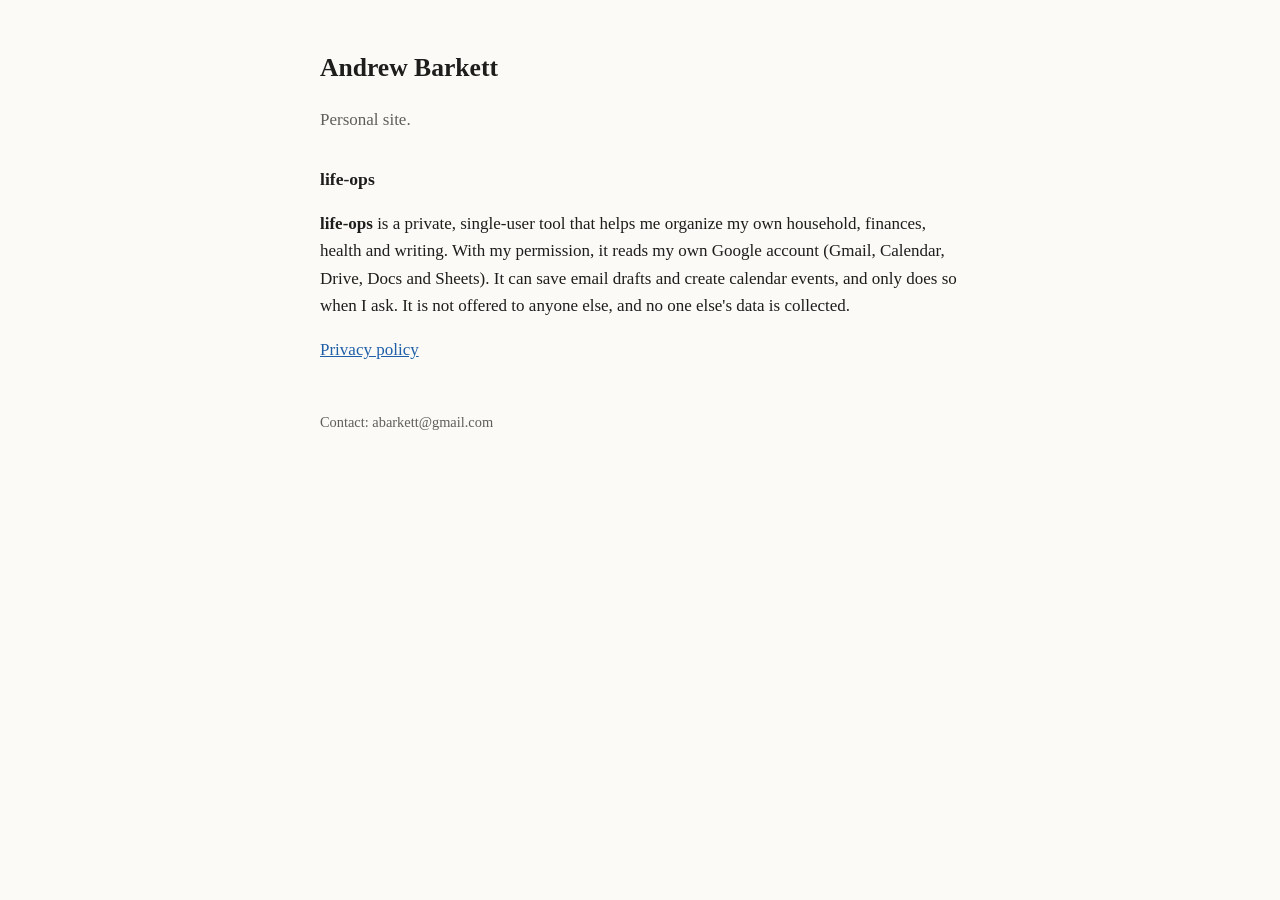
<file: index.html>
<!doctype html>
<html lang="en">
<head>
<meta charset="utf-8">
<meta name="viewport" content="width=device-width, initial-scale=1">
<title>Andrew Barkett</title>
<link rel="stylesheet" href="style.css">
</head>
<body>
<h1>Andrew Barkett</h1>
<p class="sub">Personal site.</p>

<h2>life-ops</h2>
<p><strong>life-ops</strong> is a private, single-user tool that helps me organize
my own household, finances, health and writing. With my permission, it reads my
own Google account (Gmail, Calendar, Drive, Docs and Sheets). It can save email
drafts and create calendar events, and only does so when I ask. It is not offered
to anyone else, and no one else's data is collected.</p>
<p><a href="privacy.html">Privacy policy</a></p>

<footer>Contact: abarkett@gmail.com</footer>
</body>
</html>
</file>
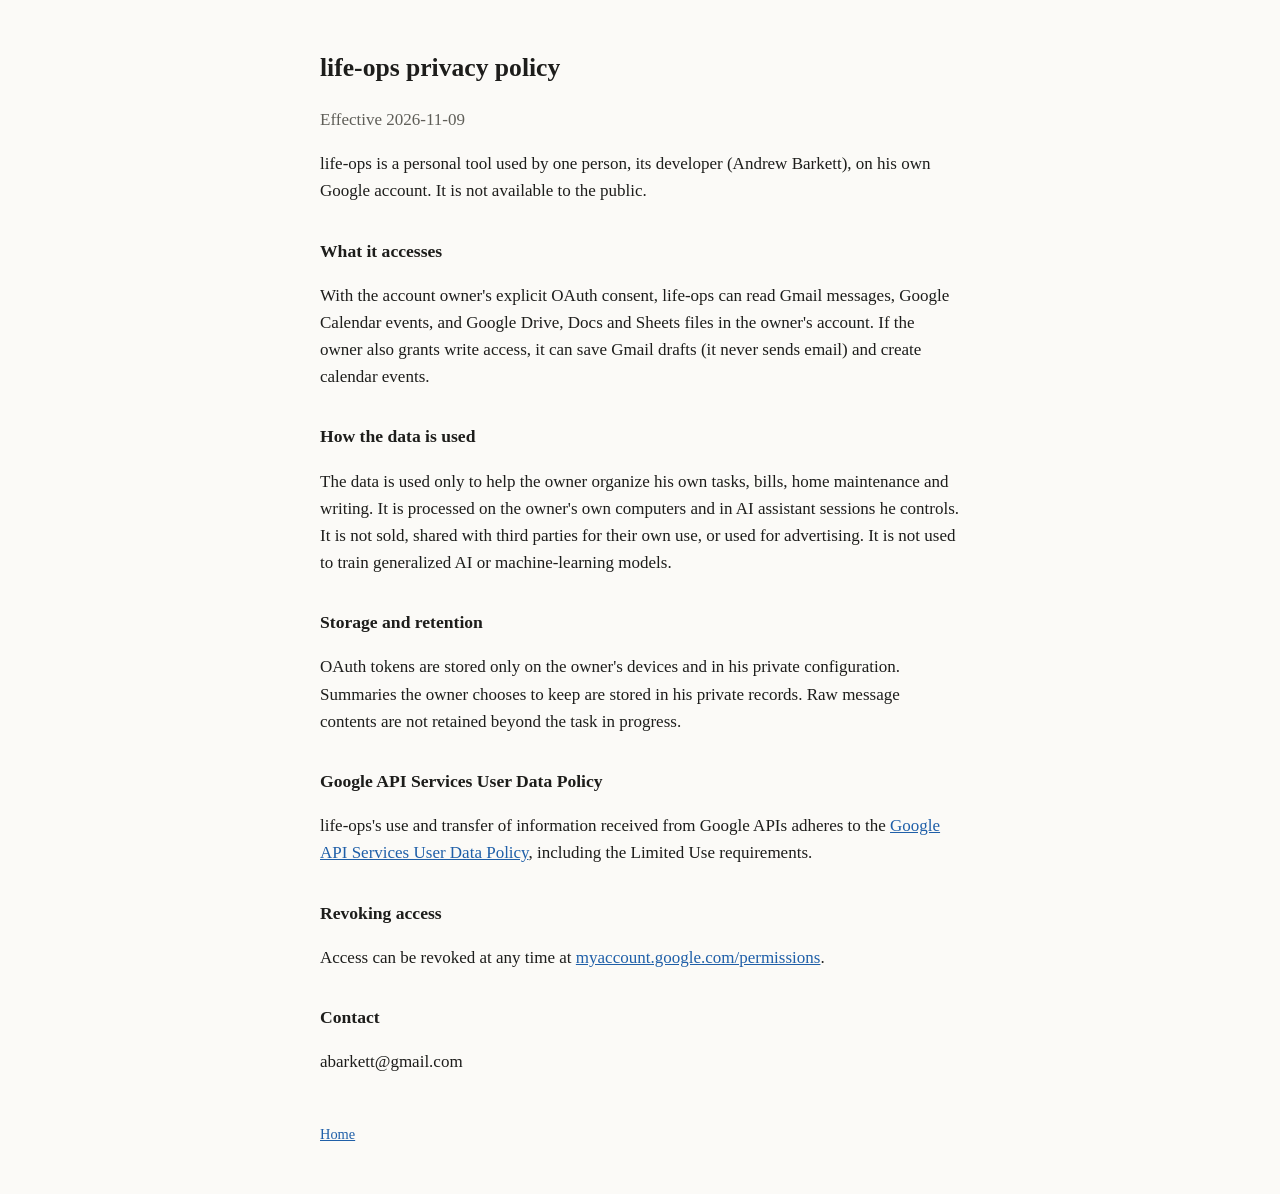
<file: privacy.html>
<!doctype html>
<html lang="en">
<head>
<meta charset="utf-8">
<meta name="viewport" content="width=device-width, initial-scale=1">
<title>life-ops Privacy</title>
<link rel="stylesheet" href="style.css">
</head>
<body>
<h1>life-ops privacy policy</h1>
<p class="sub">Effective 2026-11-09</p>

<p>life-ops is a personal tool used by one person, its developer (Andrew Barkett),
on his own Google account. It is not available to the public.</p>

<h2>What it accesses</h2>
<p>With the account owner's explicit OAuth consent, life-ops can read Gmail
messages, Google Calendar events, and Google Drive, Docs and Sheets files in the
owner's account. If the owner also grants write access, it can save Gmail drafts
(it never sends email) and create calendar events.</p>

<h2>How the data is used</h2>
<p>The data is used only to help the owner organize his own tasks, bills, home
maintenance and writing. It is processed on the owner's own computers and in AI
assistant sessions he controls. It is not sold, shared with third parties for
their own use, or used for advertising. It is not used to train generalized
AI or machine-learning models.</p>

<h2>Storage and retention</h2>
<p>OAuth tokens are stored only on the owner's devices and in his private
configuration. Summaries the owner chooses to keep are stored in his private
records. Raw message contents are not retained beyond the task in progress.</p>

<h2>Google API Services User Data Policy</h2>
<p>life-ops's use and transfer of information received from Google APIs adheres
to the <a href="https://developers.google.com/terms/api-services-user-data-policy">Google
API Services User Data Policy</a>, including the Limited Use requirements.</p>

<h2>Revoking access</h2>
<p>Access can be revoked at any time at
<a href="https://myaccount.google.com/permissions">myaccount.google.com/permissions</a>.</p>

<h2>Contact</h2>
<p>abarkett@gmail.com</p>

<footer><a href="index.html">Home</a></footer>
</body>
</html>
</file>
<file: style.css>
:root { --bg:#fbfaf7; --fg:#1d1d1b; --muted:#5f5e58; --link:#1f5fa8; }
@media (prefers-color-scheme: dark) { :root { --bg:#161615; --fg:#ecebe6; --muted:#a3a29b; --link:#7fb0ec; } }
html { background: var(--bg); }
body { color: var(--fg); font: 17px/1.6 Georgia, "Iowan Old Style", serif; max-width: 640px; margin: 0 auto; padding: 48px 16px; }
h1 { font-size: 1.6rem; margin: 0 0 .25rem; }
h2 { font-size: 1.1rem; margin-top: 2rem; }
p.sub, footer { color: var(--muted); }
a { color: var(--link); }
footer { margin-top: 3rem; font-size: .9rem; }
</file>
